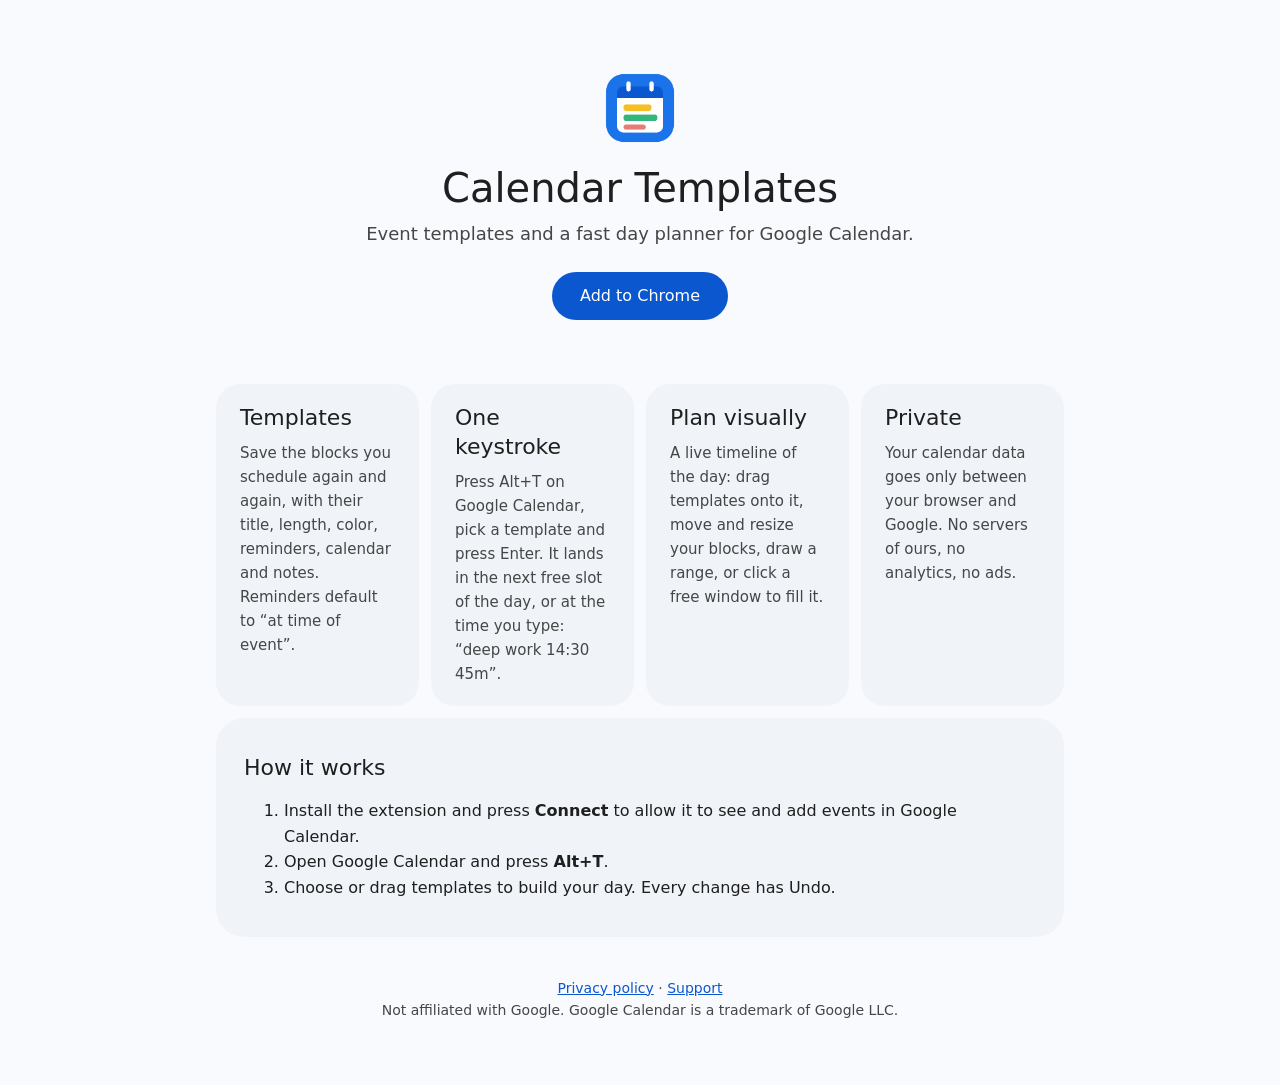
<file: docs/index.html>
<!doctype html>
<html lang="en"><head><meta charset="utf-8"><meta name="viewport" content="width=device-width,initial-scale=1">
<title>Calendar Templates</title>
<meta name="description" content="Event templates and a fast day planner for Google Calendar.">
<link rel="icon" href="icon.png">
<link rel="stylesheet" href="style.css">
</head>
<body><main>
<header class="hero">
  <img src="icon.png" alt="" width="72" height="72">
  <h1>Calendar Templates</h1>
  <p class="tag">Event templates and a fast day planner for Google Calendar.</p>
  <p><a class="btn" id="store" href="https://chromewebstore.google.com/detail/fgeknhmdlnljkggnhmnnpjbckpnedlad">Add to Chrome</a></p>
</header>

<section class="cards">
  <div class="card"><h2>Templates</h2><p>Save the blocks you schedule again and again, with their title, length, color, reminders, calendar and notes. Reminders default to “at time of event”.</p></div>
  <div class="card"><h2>One keystroke</h2><p>Press Alt+T on Google Calendar, pick a template and press Enter. It lands in the next free slot of the day, or at the time you type: “deep work 14:30 45m”.</p></div>
  <div class="card"><h2>Plan visually</h2><p>A live timeline of the day: drag templates onto it, move and resize your blocks, draw a range, or click a free window to fill it.</p></div>
  <div class="card"><h2>Private</h2><p>Your calendar data goes only between your browser and Google. No servers of ours, no analytics, no ads.</p></div>
</section>

<section class="how">
  <h2>How it works</h2>
  <ol>
    <li>Install the extension and press <b>Connect</b> to allow it to see and add events in Google Calendar.</li>
    <li>Open Google Calendar and press <b>Alt+T</b>.</li>
    <li>Choose or drag templates to build your day. Every change has Undo.</li>
  </ol>
</section>

<footer><a href="privacy.html">Privacy policy</a> · <a href="https://github.com/ileeilee060600-prog/calendar-templates/issues">Support</a><br><span class="muted">Not affiliated with Google. Google Calendar is a trademark of Google LLC.</span></footer>
</main></body></html>
</file>
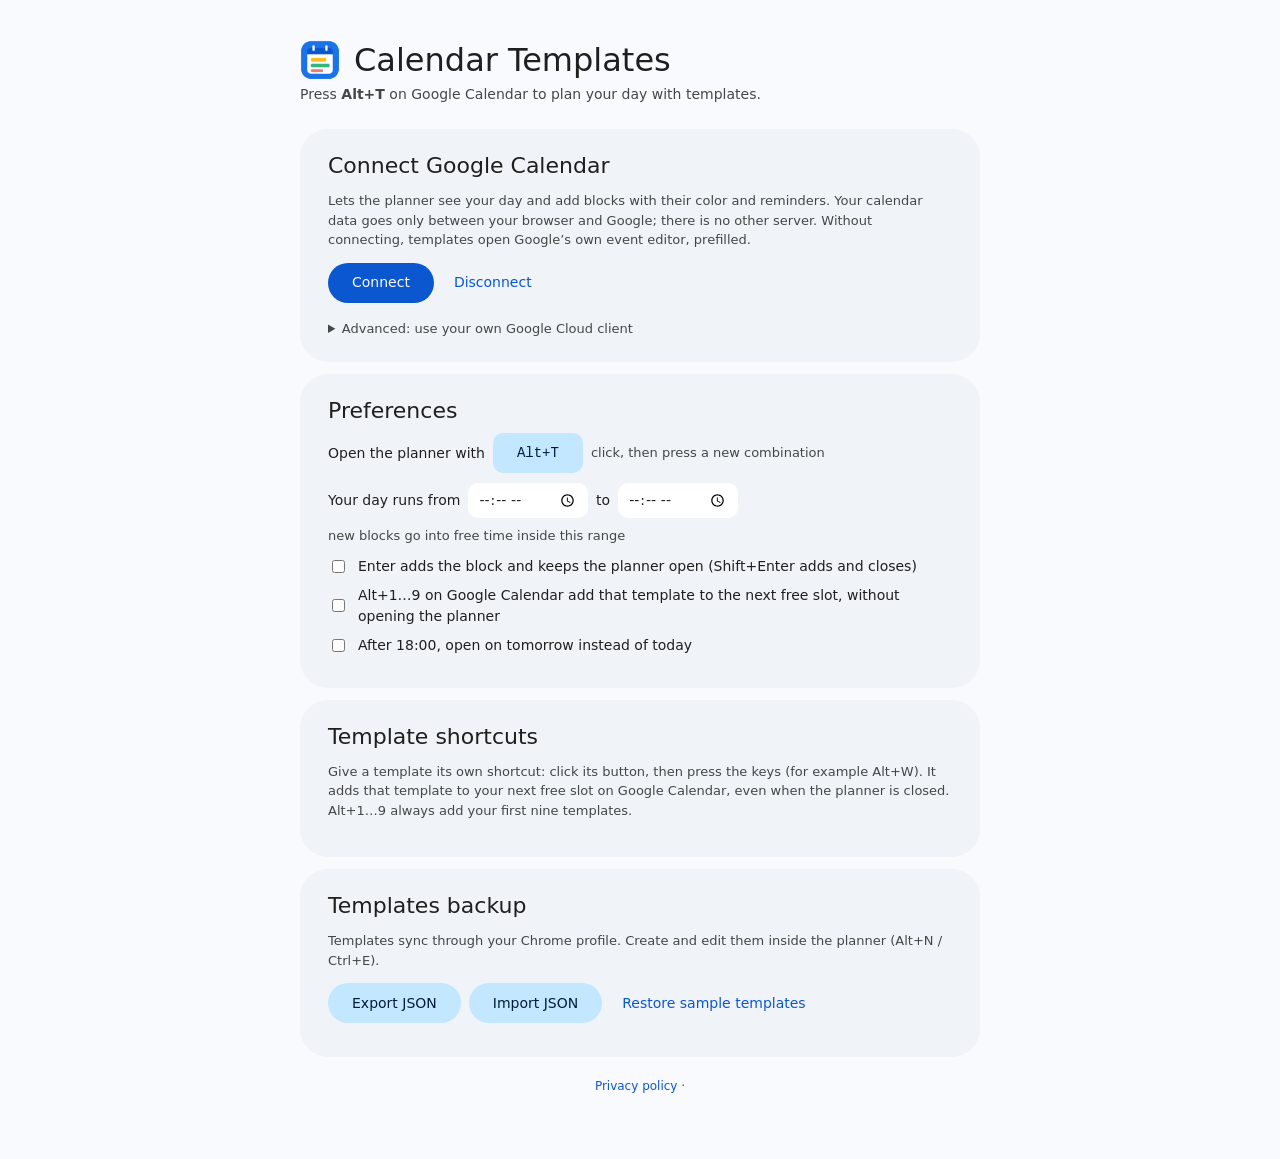
<file: options.html>
<!doctype html>
<html lang="en"><head><meta charset="utf-8"><meta name="viewport" content="width=device-width,initial-scale=1">
<title>Calendar Templates</title>
<style>
:root{--bg:#f8fafd;--surface:#f0f4f9;--on:#1f1f1f;--muted:#444746;--line:#c4c7c5;--accent:#0b57d0;--field:#fff;--tonal:#c2e7ff;--ontonal:#001d35;--ok:#146c2e;--bad:#b3261e}
@media (prefers-color-scheme:dark){:root{--bg:#131314;--surface:#1e1f20;--on:#e3e3e3;--muted:#c4c7c5;--line:#444746;--accent:#a8c7fa;--field:#282a2c;--tonal:#004a77;--ontonal:#c2e7ff;--ok:#6dd58c;--bad:#f2b8b5}}
body{margin:0;background:var(--bg);color:var(--on);font:14px/1.5 "Google Sans Text","Google Sans",Roboto,system-ui,sans-serif}
main{max-width:680px;margin:0 auto;padding:40px 16px 64px}
h1{font:400 32px "Google Sans",Roboto,system-ui,sans-serif;margin:0 0 4px;display:flex;align-items:center;gap:14px}
h1 img{width:40px;height:40px}
.lead{color:var(--muted);margin:0 0 24px}
section{background:var(--surface);border-radius:28px;padding:24px 28px;margin-bottom:12px}
h2{font:400 22px "Google Sans",Roboto,system-ui,sans-serif;margin:0 0 10px}
ol{margin:0 0 12px;padding-left:20px}li{margin:4px 0}
a{color:var(--accent)}
code,.copy{font:12px ui-monospace,Consolas,monospace;background:var(--field);padding:2px 6px;border-radius:6px;word-break:break-all}
input[type=text]{width:100%;box-sizing:border-box;border:0;border-radius:4px 4px 0 0;background:var(--field);color:var(--on);padding:12px 14px;font:inherit;outline:0;box-shadow:inset 0 -1px 0 var(--muted)}
input[type=text]:focus{box-shadow:inset 0 -2px 0 var(--accent)}
.row{display:flex;gap:8px;align-items:center;flex-wrap:wrap;margin:10px 0}
button{font:inherit;font-weight:500;border:0;border-radius:20px;height:40px;padding:0 24px;cursor:pointer;background:var(--accent);color:var(--bg)}
button.s{background:var(--tonal);color:var(--ontonal)}
button.t{background:none;color:var(--accent);padding:0 12px}
label.c{display:flex;gap:10px;align-items:center;margin:8px 0}
input[type=time]{border:0;border-radius:10px;background:var(--field);color:var(--on);padding:6px 10px;font:inherit}
#status{font-weight:500}.ok{color:var(--ok)}.bad{color:var(--bad)}
.hint{color:var(--muted);font-size:13px}
.hk{font:500 14px ui-monospace,Consolas,monospace;background:var(--field);border-radius:10px;padding:8px 14px;min-width:90px;text-align:center}
.scrow2{display:flex;align-items:center;gap:12px;margin:8px 0}
.scrow2 .dot{width:12px;height:12px;border-radius:50%;flex:none}
.scrow2 .nm{flex:1;min-width:0;white-space:nowrap;overflow:hidden;text-overflow:ellipsis;font-weight:500}
.scrow2 .er{color:var(--bad);font-size:12.5px}
button.rec{background:var(--field);color:var(--muted);min-width:150px}
button.rec.set{background:var(--tonal);color:var(--ontonal)}
button.rec.on{background:var(--accent);color:var(--bg)}
details{margin-top:16px}
summary{cursor:pointer;color:var(--muted);font-size:13px}
details[open] summary{margin-bottom:10px}
footer{color:var(--muted);font-size:12px;text-align:center;margin-top:20px}
</style></head>
<body><main>
<h1><img src="icons/128.png" alt="">Calendar Templates</h1>
<p class="lead">Press <b id="hkLead">Alt+T</b> on Google Calendar to plan your day with templates.</p>

<section>
  <h2>Connect Google Calendar <span id="status" class="hint"></span></h2>
  <p class="hint">Lets the planner see your day and add blocks with their color and reminders. Your calendar data goes only between your browser and Google; there is no other server. Without connecting, templates open Google’s own event editor, prefilled.</p>
  <div class="row"><button id="connect">Connect</button><button class="t" id="disconnect">Disconnect</button></div>
  <div id="msg" class="hint"></div>
  <details id="adv">
    <summary>Advanced: use your own Google Cloud client</summary>
    <ol class="hint">
      <li>In the <a href="https://console.cloud.google.com/projectcreate" target="_blank">Google Cloud console</a>, create a project and <a href="https://console.cloud.google.com/apis/library/calendar-json.googleapis.com" target="_blank">enable the Google Calendar API</a>.</li>
      <li>Set up the <a href="https://console.cloud.google.com/auth/overview" target="_blank">Google Auth Platform</a> as <i>External</i> and add yourself as a test user.</li>
      <li><a href="https://console.cloud.google.com/auth/clients" target="_blank">Create a client</a> of type <b>Web application</b> with this authorized redirect URI:
        <div class="row"><span class="copy" id="redir"></span><button class="s" id="copyRedir">Copy</button></div></li>
      <li>Paste its client ID here and press Connect. Leave empty to use the built-in one.</li>
    </ol>
    <input type="text" id="clientId" placeholder="123456789-abc….apps.googleusercontent.com" spellcheck="false">
  </details>
</section>

<section>
  <h2>Preferences</h2>
  <div class="row"><span>Open the planner with</span><button class="s hk" id="hk">Alt+T</button><span class="hint" id="hkHint">click, then press a new combination</span></div>
  <div class="row"><span>Your day runs from</span><input type="time" id="dayStart"><span>to</span><input type="time" id="dayEnd"><span class="hint">new blocks go into free time inside this range</span></div>
  <label class="c"><input type="checkbox" id="keepOpen"> Enter adds the block and keeps the planner open (Shift+Enter adds and closes)</label>
  <label class="c"><input type="checkbox" id="quickKeys"> Alt+1…9 on Google Calendar add that template to the next free slot, without opening the planner</label>
  <label class="c"><input type="checkbox" id="eveningTomorrow"> After 18:00, open on tomorrow instead of today</label>
</section>

<section>
  <h2>Template shortcuts</h2>
  <p class="hint">Give a template its own shortcut: click its button, then press the keys (for example Alt+W). It adds that template to your next free slot on Google Calendar, even when the planner is closed. Alt+1…9 always add your first nine templates.</p>
  <div id="scList"></div>
</section>

<section>
  <h2>Templates backup</h2>
  <p class="hint">Templates sync through your Chrome profile. Create and edit them inside the planner (Alt+N / Ctrl+E).</p>
  <div class="row"><button class="s" id="export">Export JSON</button><button class="s" id="import">Import JSON</button><button class="t" id="reset">Restore sample templates</button></div>
  <input type="file" id="file" accept="application/json" hidden>
  <div id="bmsg" class="hint"></div>
</section>
<footer><a id="privacy" target="_blank">Privacy policy</a> · <span id="ver"></span></footer>
</main>
<script src="config.js"></script>
<script src="lib.js"></script>
<script src="options.js"></script>
</body></html>
</file>
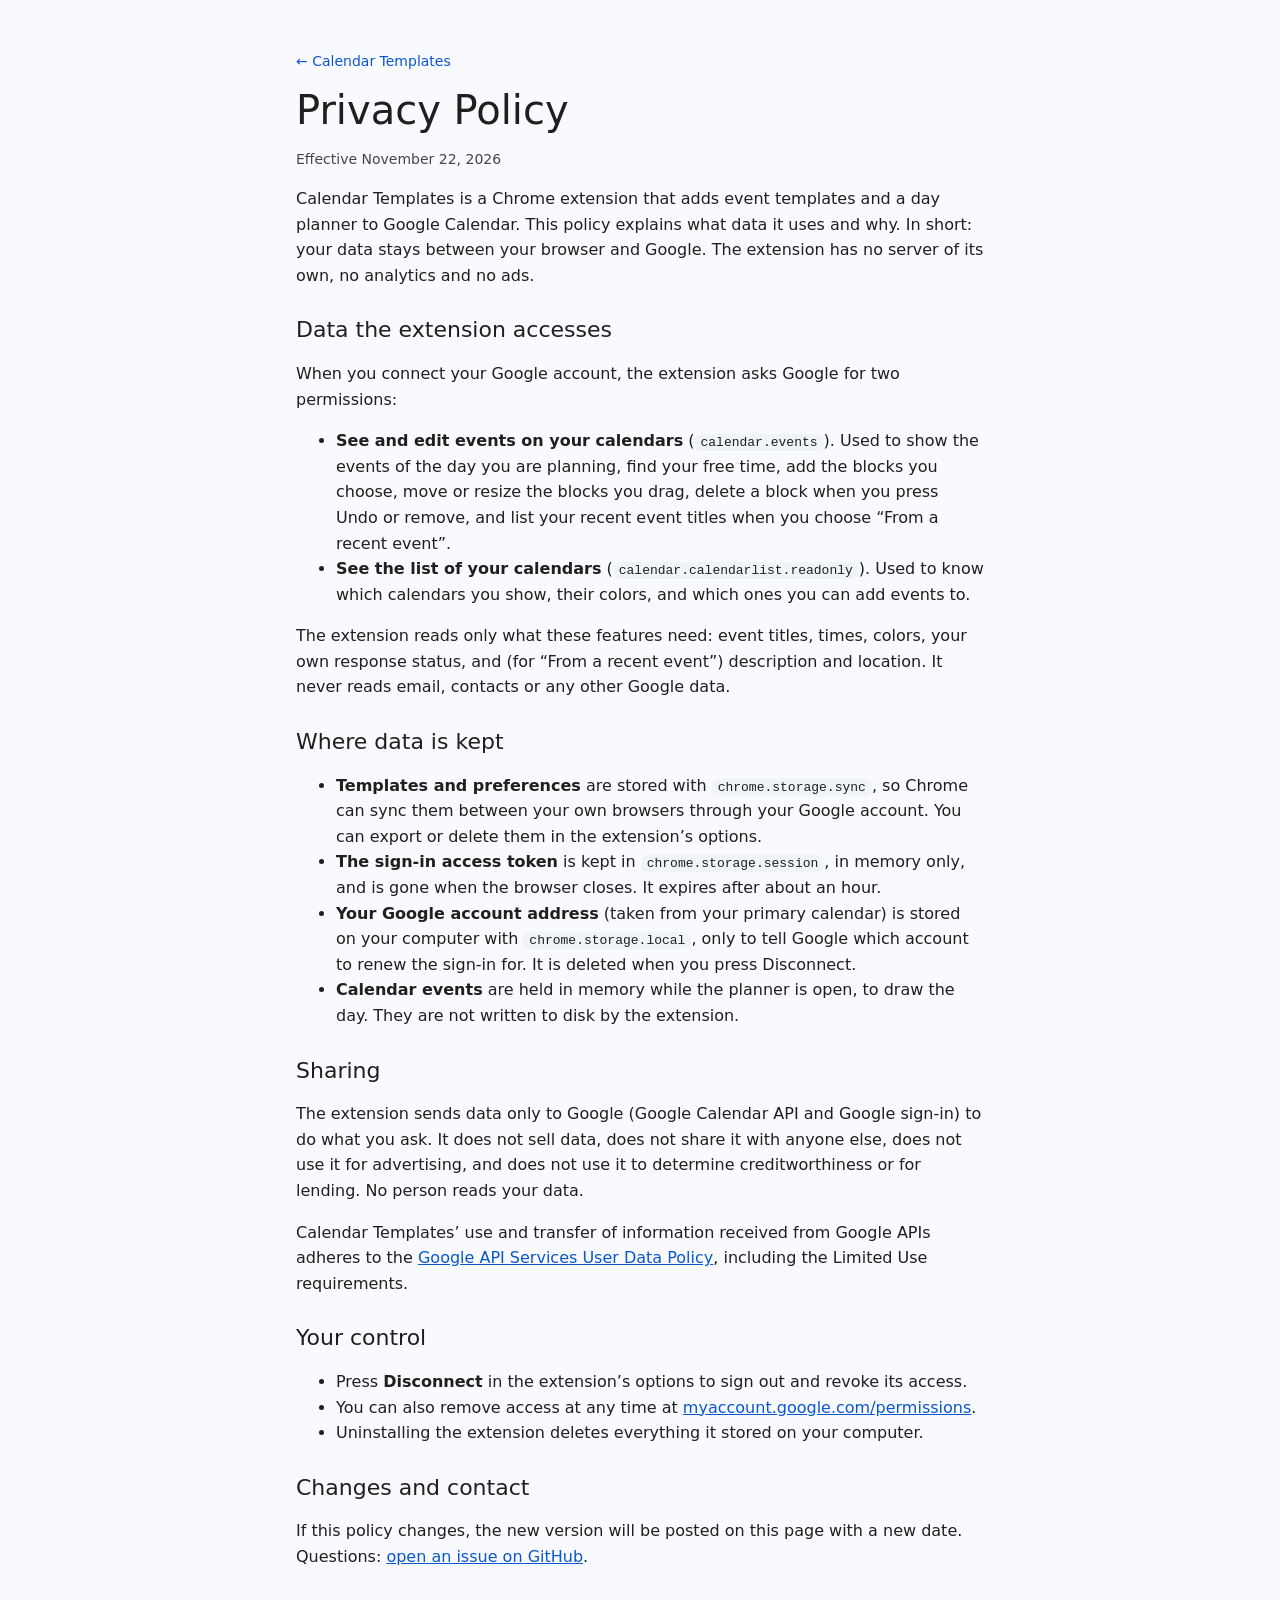
<file: docs/privacy.html>
<!doctype html>
<html lang="en"><head><meta charset="utf-8"><meta name="viewport" content="width=device-width,initial-scale=1">
<title>Privacy Policy · Calendar Templates</title>
<link rel="icon" href="icon.png">
<link rel="stylesheet" href="style.css">
</head>
<body><main class="doc">
<a class="back" href="./">← Calendar Templates</a>
<h1>Privacy Policy</h1>
<p class="muted">Effective November 22, 2026</p>

<p>Calendar Templates is a Chrome extension that adds event templates and a day planner to Google Calendar. This policy explains what data it uses and why. In short: your data stays between your browser and Google. The extension has no server of its own, no analytics and no ads.</p>

<h2>Data the extension accesses</h2>
<p>When you connect your Google account, the extension asks Google for two permissions:</p>
<ul>
  <li><b>See and edit events on your calendars</b> (<code>calendar.events</code>). Used to show the events of the day you are planning, find your free time, add the blocks you choose, move or resize the blocks you drag, delete a block when you press Undo or remove, and list your recent event titles when you choose “From a recent event”.</li>
  <li><b>See the list of your calendars</b> (<code>calendar.calendarlist.readonly</code>). Used to know which calendars you show, their colors, and which ones you can add events to.</li>
</ul>
<p>The extension reads only what these features need: event titles, times, colors, your own response status, and (for “From a recent event”) description and location. It never reads email, contacts or any other Google data.</p>

<h2>Where data is kept</h2>
<ul>
  <li><b>Templates and preferences</b> are stored with <code>chrome.storage.sync</code>, so Chrome can sync them between your own browsers through your Google account. You can export or delete them in the extension’s options.</li>
  <li><b>The sign-in access token</b> is kept in <code>chrome.storage.session</code>, in memory only, and is gone when the browser closes. It expires after about an hour.</li>
  <li><b>Your Google account address</b> (taken from your primary calendar) is stored on your computer with <code>chrome.storage.local</code>, only to tell Google which account to renew the sign-in for. It is deleted when you press Disconnect.</li>
  <li><b>Calendar events</b> are held in memory while the planner is open, to draw the day. They are not written to disk by the extension.</li>
</ul>

<h2>Sharing</h2>
<p>The extension sends data only to Google (Google Calendar API and Google sign-in) to do what you ask. It does not sell data, does not share it with anyone else, does not use it for advertising, and does not use it to determine creditworthiness or for lending. No person reads your data.</p>
<p>Calendar Templates’ use and transfer of information received from Google APIs adheres to the <a href="https://developers.google.com/terms/api-services-user-data-policy">Google API Services User Data Policy</a>, including the Limited Use requirements.</p>

<h2>Your control</h2>
<ul>
  <li>Press <b>Disconnect</b> in the extension’s options to sign out and revoke its access.</li>
  <li>You can also remove access at any time at <a href="https://myaccount.google.com/permissions">myaccount.google.com/permissions</a>.</li>
  <li>Uninstalling the extension deletes everything it stored on your computer.</li>
</ul>

<h2>Changes and contact</h2>
<p>If this policy changes, the new version will be posted on this page with a new date. Questions: <a href="https://github.com/ileeilee060600-prog/calendar-templates/issues">open an issue on GitHub</a>.</p>
</main></body></html>
</file>
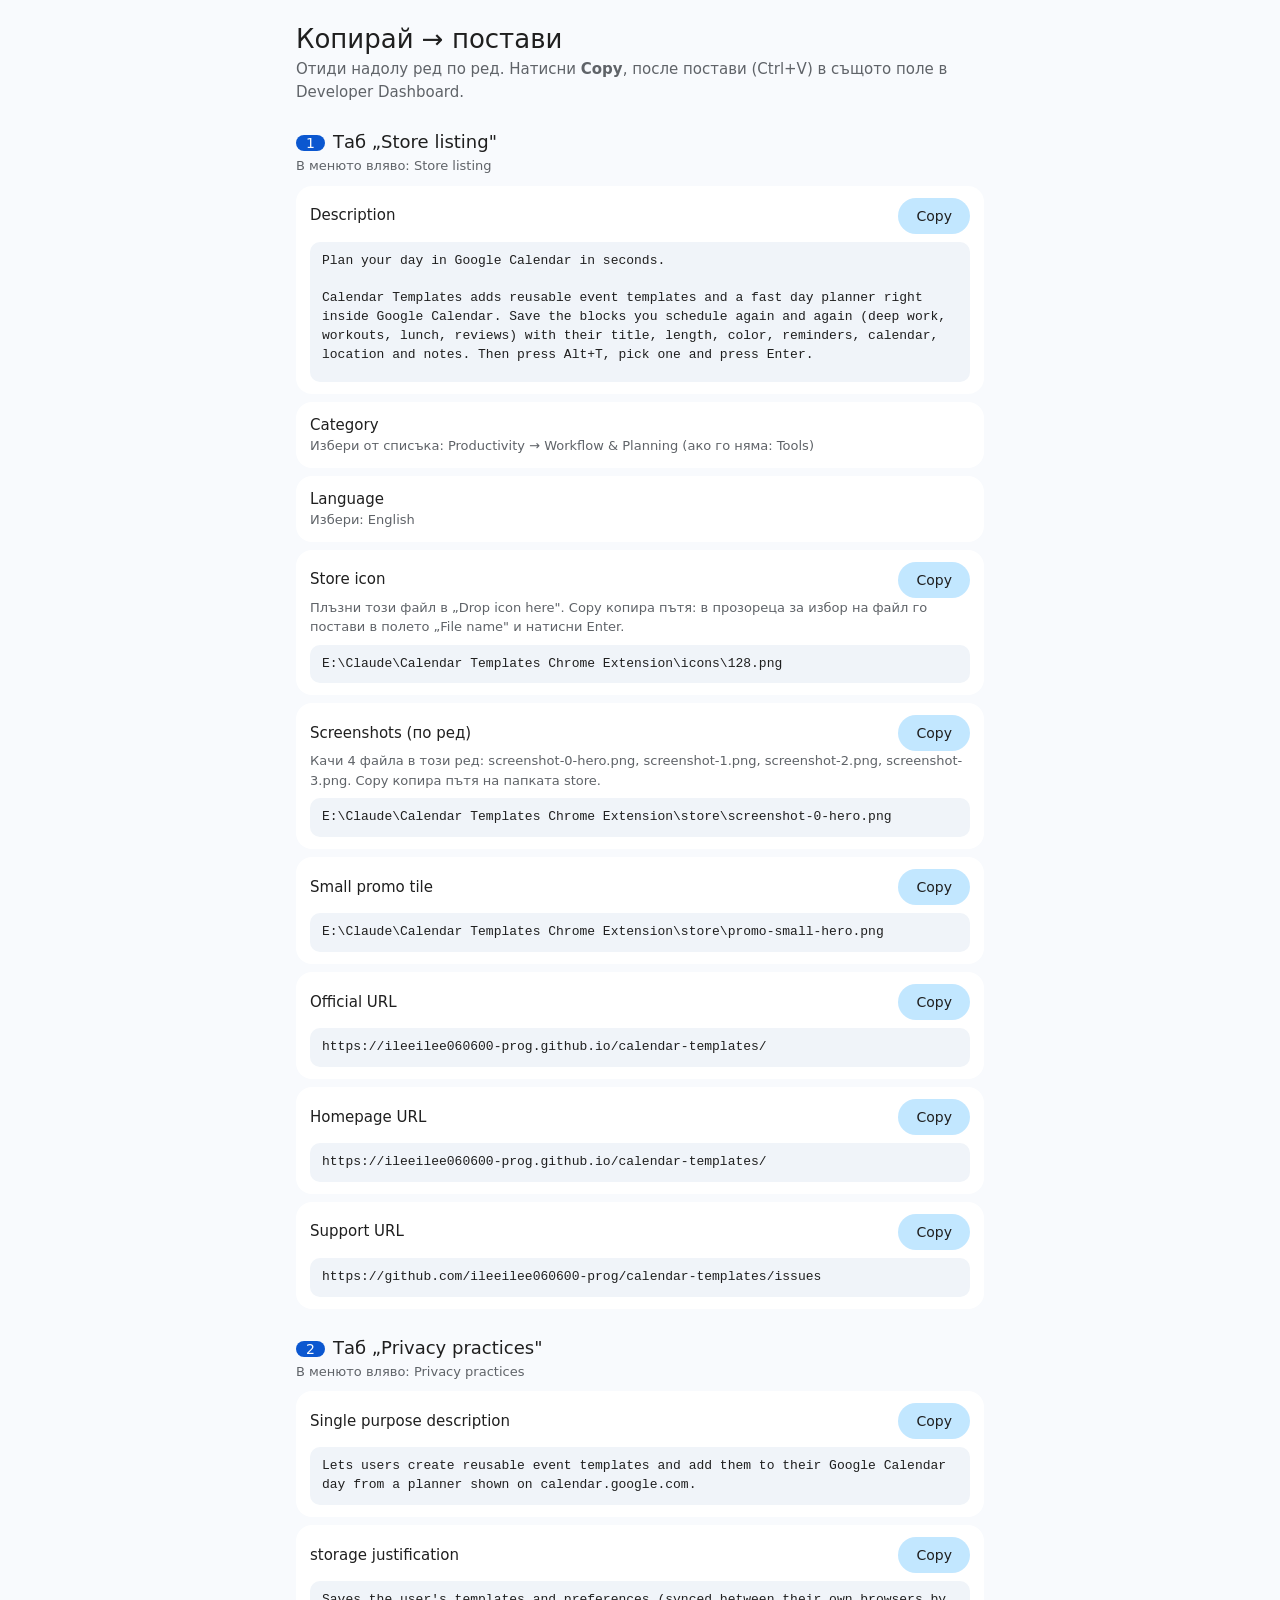
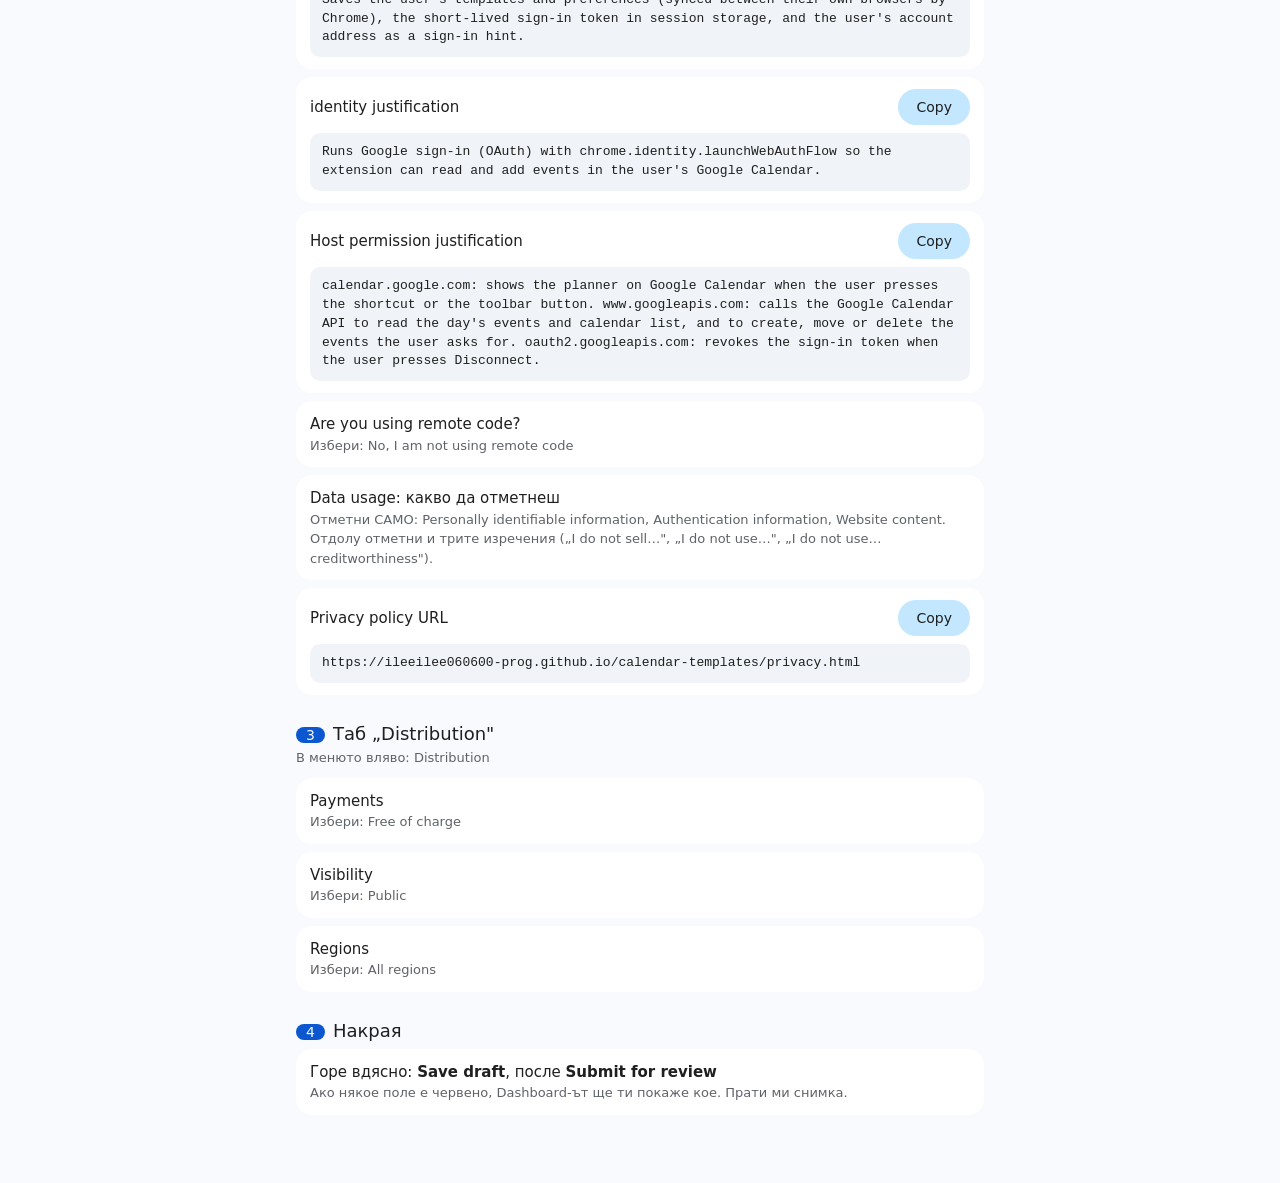
<file: store/copy-kit.html>
<!doctype html>
<html lang="bg"><head><meta charset="utf-8"><meta name="viewport" content="width=device-width,initial-scale=1">
<title>Копирай и постави</title>
<style>
:root{--bg:#f8fafd;--card:#fff;--on:#1f1f1f;--muted:#5f6368;--accent:#0b57d0;--ok:#146c2e;--tonal:#c2e7ff;--field:#f0f4f9}
@media (prefers-color-scheme:dark){:root{--bg:#131314;--card:#1e1f20;--on:#e3e3e3;--muted:#a8abb0;--accent:#a8c7fa;--ok:#6dd58c;--tonal:#004a77;--field:#282a2c}}
*{box-sizing:border-box}
body{margin:0;background:var(--bg);color:var(--on);font:15px/1.5 "Google Sans Text",Roboto,system-ui,sans-serif}
main{max-width:720px;margin:0 auto;padding:24px 16px 60px}
h1{font:400 26px "Google Sans",Roboto,system-ui,sans-serif;margin:0 0 4px}
.lead{color:var(--muted);margin:0 0 20px}
h2{font:500 18px "Google Sans",Roboto,system-ui,sans-serif;margin:28px 0 4px}
h2 span{display:inline-block;background:var(--accent);color:var(--bg);border-radius:12px;padding:0 10px;margin-right:8px;font-size:14px}
.where{color:var(--muted);font-size:13px;margin:0 0 10px}
.f{background:var(--card);border-radius:16px;padding:12px 14px;margin:8px 0}
.top{display:flex;align-items:center;gap:10px}
.lbl{font-weight:500;flex:1}
.do{color:var(--muted);font-size:13px}
pre{white-space:pre-wrap;word-break:break-word;background:var(--field);border-radius:10px;padding:10px 12px;margin:8px 0 0;font:13px/1.45 ui-monospace,Consolas,monospace;max-height:140px;overflow:auto}
button{font:500 14px "Google Sans Text",Roboto,system-ui,sans-serif;border:0;border-radius:18px;height:36px;padding:0 18px;cursor:pointer;background:var(--tonal);color:var(--on);flex:none}
button.done{background:var(--ok);color:var(--bg)}
.tick{font-size:13px;color:var(--muted)}
</style></head>
<body><main>
<h1>Копирай → постави</h1>
<p class="lead">Отиди надолу ред по ред. Натисни <b>Copy</b>, после постави (Ctrl+V) в същото поле в Developer Dashboard.</p>

<h2><span>1</span>Таб „Store listing"</h2>
<p class="where">В менюто вляво: Store listing</p>
<div id="s1"></div>

<h2><span>2</span>Таб „Privacy practices"</h2>
<p class="where">В менюто вляво: Privacy practices</p>
<div id="s2"></div>

<h2><span>3</span>Таб „Distribution"</h2>
<p class="where">В менюто вляво: Distribution</p>
<div id="s3"></div>

<h2><span>4</span>Накрая</h2>
<div class="f"><div class="top"><span class="lbl">Горе вдясно: <b>Save draft</b>, после <b>Submit for review</b></span></div><div class="do">Ако някое поле е червено, Dashboard-ът ще ти покаже кое. Прати ми снимка.</div></div>
</main>
<script>
const DIR = 'E:\\Claude\\Calendar Templates Chrome Extension\\';
const S1 = [
  ['Description', `Plan your day in Google Calendar in seconds.

Calendar Templates adds reusable event templates and a fast day planner right inside Google Calendar. Save the blocks you schedule again and again (deep work, workouts, lunch, reviews) with their title, length, color, reminders, calendar, location and notes. Then press Alt+T, pick one and press Enter.

★ ONE KEYSTROKE
• Alt+T opens the planner on top of Google Calendar.
• Enter adds the selected template to the next free slot of the day, so blocks never overlap.
• Alt+1 … Alt+9 add your first nine templates directly.
• Type naturally: "deep work 14:30 45m", "gym 6pm 1h", "call @9 20m".
• Unknown text becomes a quick one-off block.

★ PLAN VISUALLY
• A live timeline of the day next to your templates.
• Drag a template onto the timeline to place it.
• Drag your own blocks to move them; drag the bottom edge to resize. Smooth, snapping to 15 minutes (Shift for 5).
• Draw on empty time to pick a range.
• The Free time card lists your open windows; click one to fill it.
• Ctrl+← / → to plan tomorrow or any other day. After 6 pm it opens on tomorrow.

★ TEMPLATES THAT FIT HOW YOU WORK
• Reminders default to "At time of event".
• Choose any Google Calendar event color and the calendar to add to.
• Create a template from an event you already schedule.
• Templates sync between your computers through Chrome. Export and import as JSON.

★ PRIVATE BY DESIGN
• Your calendar data goes only between your browser and Google.
• No servers of ours, no analytics, no ads.
• Every change has Undo.

Calendar Templates is an independent extension and is not affiliated with Google. Google Calendar is a trademark of Google LLC.`],
  ['Category', null, 'Избери от списъка: Productivity → Workflow & Planning (ако го няма: Tools)'],
  ['Language', null, 'Избери: English'],
  ['Store icon', DIR + 'icons\\128.png', 'Плъзни този файл в „Drop icon here". Copy копира пътя: в прозореца за избор на файл го постави в полето „File name" и натисни Enter.'],
  ['Screenshots (по ред)', DIR + 'store\\screenshot-0-hero.png', 'Качи 4 файла в този ред: screenshot-0-hero.png, screenshot-1.png, screenshot-2.png, screenshot-3.png. Copy копира пътя на папката store.', DIR + 'store'],
  ['Small promo tile', DIR + 'store\\promo-small-hero.png'],
  ['Official URL', 'https://ileeilee060600-prog.github.io/calendar-templates/'],
  ['Homepage URL', 'https://ileeilee060600-prog.github.io/calendar-templates/'],
  ['Support URL', 'https://github.com/ileeilee060600-prog/calendar-templates/issues'],
];
const S2 = [
  ['Single purpose description', 'Lets users create reusable event templates and add them to their Google Calendar day from a planner shown on calendar.google.com.'],
  ['storage justification', "Saves the user's templates and preferences (synced between their own browsers by Chrome), the short-lived sign-in token in session storage, and the user's account address as a sign-in hint."],
  ['identity justification', "Runs Google sign-in (OAuth) with chrome.identity.launchWebAuthFlow so the extension can read and add events in the user's Google Calendar."],
  ['Host permission justification', "calendar.google.com: shows the planner on Google Calendar when the user presses the shortcut or the toolbar button. www.googleapis.com: calls the Google Calendar API to read the day's events and calendar list, and to create, move or delete the events the user asks for. oauth2.googleapis.com: revokes the sign-in token when the user presses Disconnect."],
  ['Are you using remote code?', null, 'Избери: No, I am not using remote code'],
  ['Data usage: какво да отметнеш', null, 'Отметни САМО: Personally identifiable information, Authentication information, Website content. Отдолу отметни и трите изречения („I do not sell…", „I do not use…", „I do not use… creditworthiness").'],
  ['Privacy policy URL', 'https://ileeilee060600-prog.github.io/calendar-templates/privacy.html'],
];
const S3 = [
  ['Payments', null, 'Избери: Free of charge'],
  ['Visibility', null, 'Избери: Public'],
  ['Regions', null, 'Избери: All regions'],
];
function render(id, list) {
  const box = document.getElementById(id);
  list.forEach(([label, value, note, copyAlt]) => {
    const f = document.createElement('div'); f.className = 'f';
    const top = document.createElement('div'); top.className = 'top';
    const l = document.createElement('span'); l.className = 'lbl'; l.textContent = label; top.append(l);
    const text = copyAlt || value;
    if (text) {
      const b = document.createElement('button'); b.textContent = 'Copy';
      b.onclick = async () => { try { await navigator.clipboard.writeText(text); } catch (e) { const t = document.createElement('textarea'); t.value = text; document.body.append(t); t.select(); document.execCommand('copy'); t.remove(); } b.textContent = '✓ Copied'; b.className = 'done'; };
      top.append(b);
    }
    f.append(top);
    if (note) { const d = document.createElement('div'); d.className = 'do'; d.textContent = note; f.append(d); }
    if (value) { const p = document.createElement('pre'); p.textContent = value; f.append(p); }
    box.append(f);
  });
}
render('s1', S1); render('s2', S2); render('s3', S3);
</script>
</body></html>
</file>
<file: docs/style.css>
:root{--bg:#f8fafd;--surface:#f0f4f9;--on:#1f1f1f;--muted:#444746;--accent:#0b57d0;--onaccent:#fff}
@media (prefers-color-scheme:dark){:root{--bg:#131314;--surface:#1e1f20;--on:#e3e3e3;--muted:#c4c7c5;--accent:#a8c7fa;--onaccent:#062e6f}}
*{box-sizing:border-box}
body{margin:0;background:var(--bg);color:var(--on);font:16px/1.6 "Google Sans Text","Google Sans",Roboto,system-ui,sans-serif}
main{max-width:880px;margin:0 auto;padding:48px 16px 64px}
main.doc{max-width:720px}
h1{font:400 40px/1.2 "Google Sans",Roboto,system-ui,sans-serif;margin:12px 0 8px}
h2{font:400 22px/1.3 "Google Sans",Roboto,system-ui,sans-serif;margin:28px 0 8px}
a{color:var(--accent)}
code{font:13px ui-monospace,Consolas,monospace;background:var(--surface);padding:1px 6px;border-radius:6px}
.muted{color:var(--muted);font-size:14px}
.back{text-decoration:none;font-size:14px}
.hero{text-align:center;padding:24px 0 16px}
.tag{color:var(--muted);font-size:18px;margin:0 0 24px}
.btn{display:inline-block;background:var(--accent);color:var(--onaccent);text-decoration:none;font-weight:500;height:48px;line-height:48px;padding:0 28px;border-radius:24px}
.cards{display:grid;grid-template-columns:repeat(auto-fit,minmax(200px,1fr));gap:12px;margin-top:32px}
.card{background:var(--surface);border-radius:24px;padding:20px 24px}
.card h2{margin-top:0}
.card p{margin:0;color:var(--muted);font-size:15px}
.how{background:var(--surface);border-radius:28px;padding:8px 28px 20px;margin-top:12px}
footer{text-align:center;margin-top:40px;font-size:14px;color:var(--muted)}
</file>
